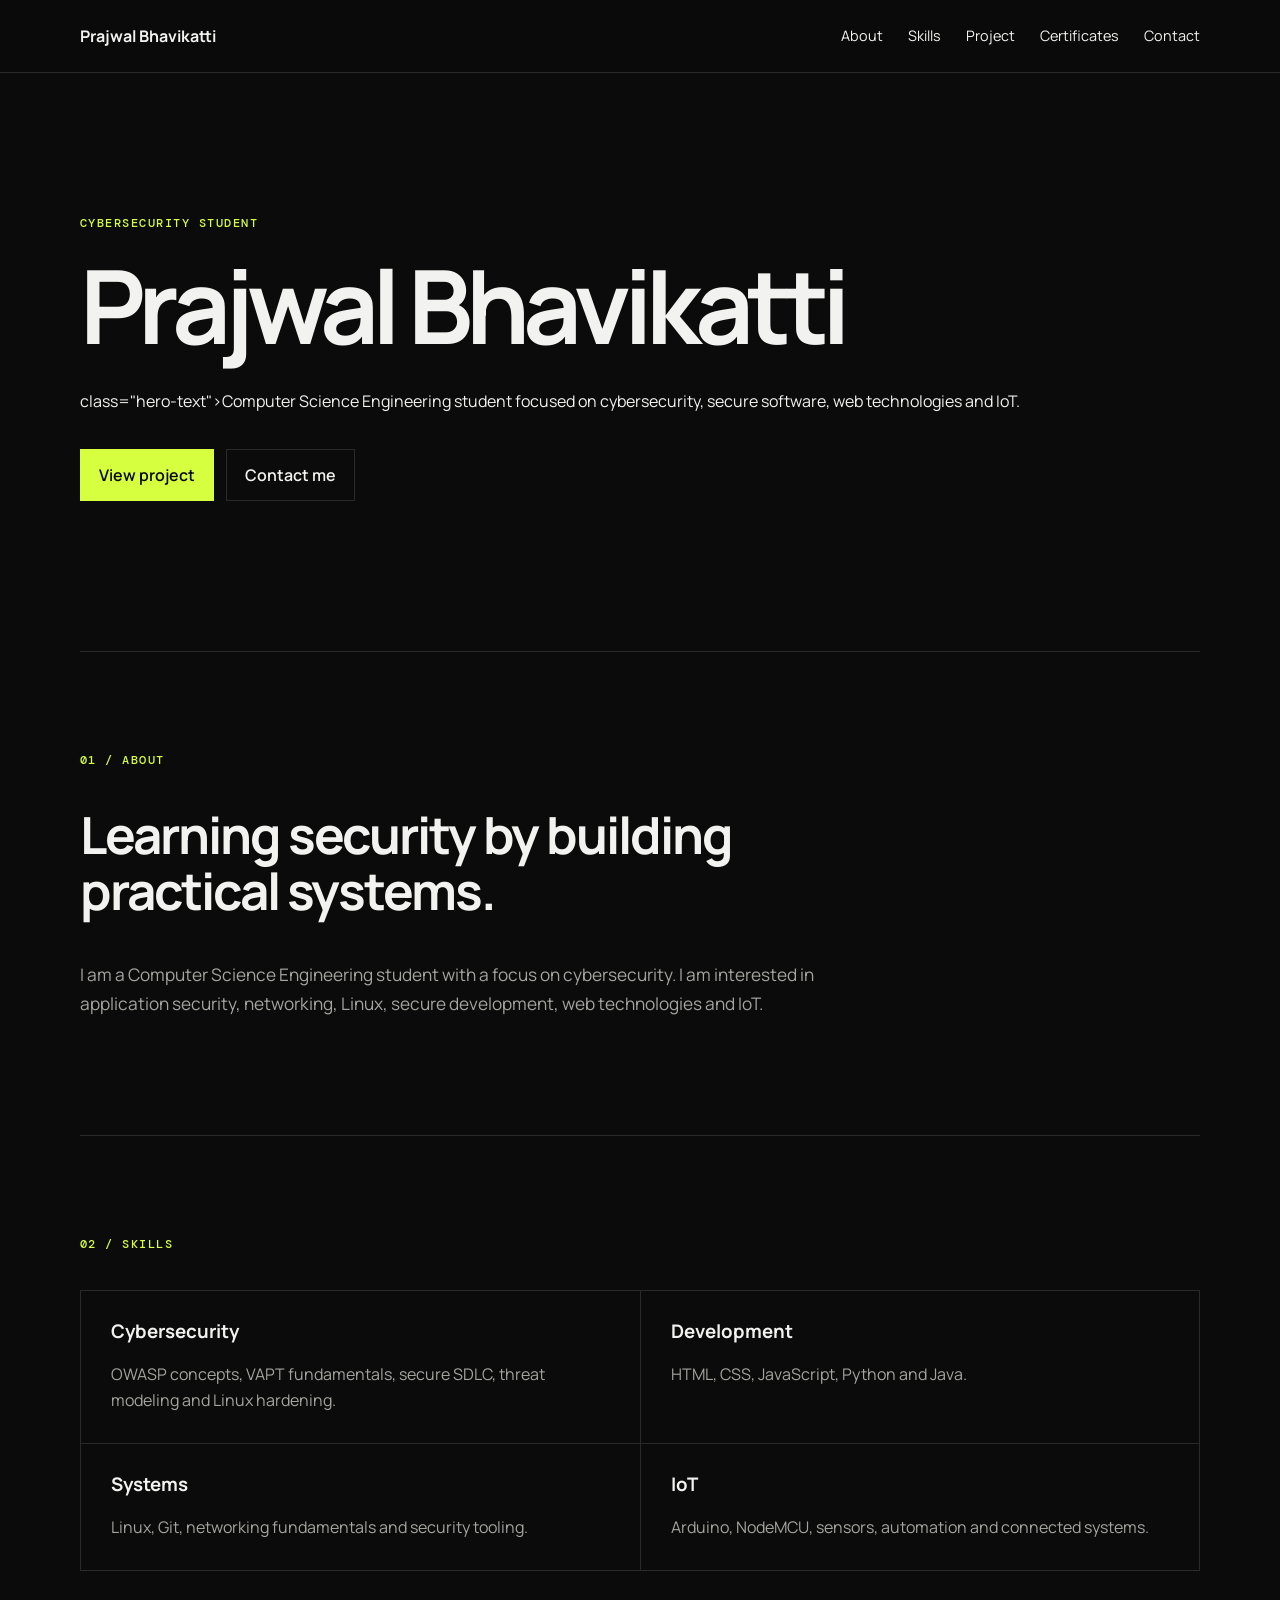
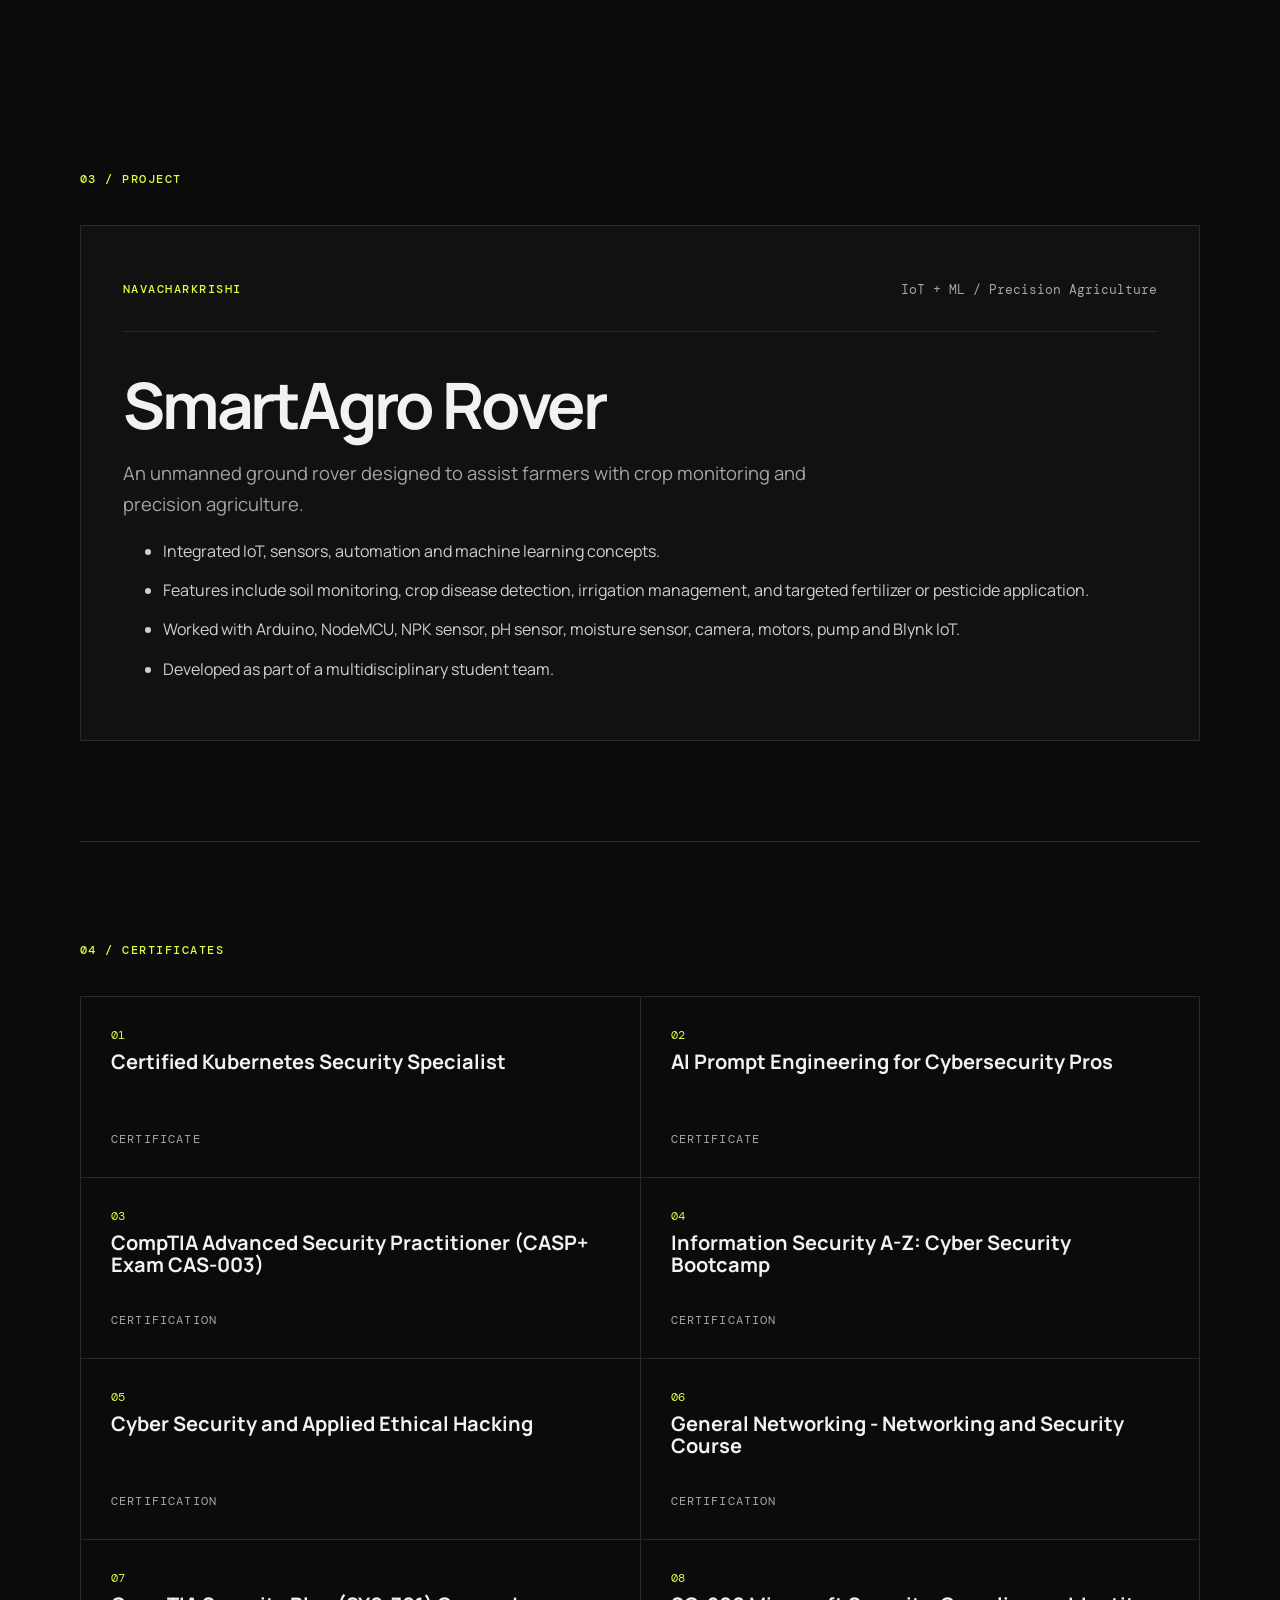
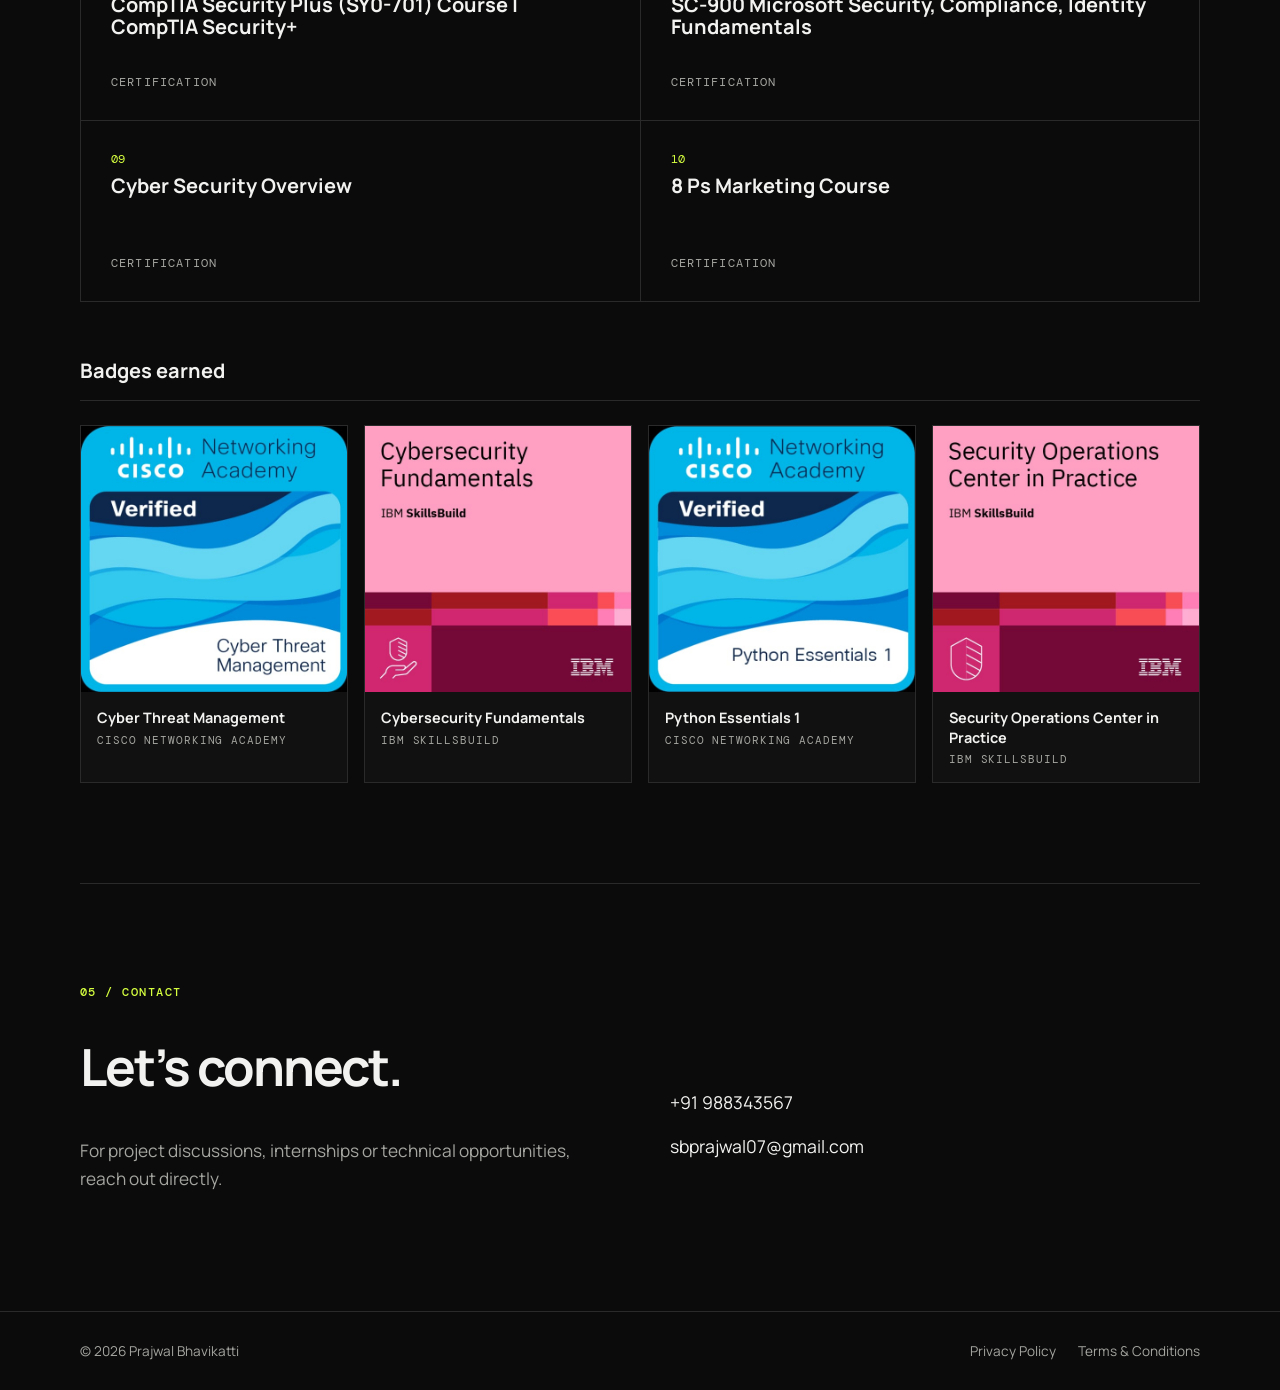
<file: index.html>
<!doctype html>
<html lang="en">
<head>
<meta charset="utf-8"><meta name="viewport" content="width=device-width,initial-scale=1">
<meta name="description" content="Prajwal Bhavikatti, Cybersecurity student portfolio.">
<meta name="theme-color" content="#0b0b0b">
<title>Prajwal Bhavikatti | Cybersecurity</title>
<link rel="icon" href="favicon.svg" type="image/svg+xml"><link rel="stylesheet" href="css/style.css">
</head>
<body>
<header class="site-header"><nav class="nav container" aria-label="Main navigation">
<a class="brand" href="#home">Prajwal Bhavikatti</a>
<button class="nav-toggle" type="button" aria-expanded="false" aria-controls="nav-links">Menu</button>
<div id="nav-links" class="nav-links"><a href="#about">About</a><a href="#skills">Skills</a><a href="#project">Project</a><a href="#certificates">Certificates</a><a href="#contact">Contact</a></div>
</nav></header>
<main>
<section id="home" class="hero container"><p class="kicker">Cybersecurity Student</p><h1>Prajwal Bhavikatti</h1><p> class="hero-text">Computer Science Engineering student focused on cybersecurity, secure software, web technologies and IoT.</p><div class="actions"><a class="button primary" href="#project">View project</a><a class="button secondary" href="#contact">Contact me</a></div></section>

<section id="about" class="section container"><div class="section-label">01 / About</div><div class="content"><h2>Learning security by building practical systems.</h2><p>I am a Computer Science Engineering student with a focus on cybersecurity. I am interested in application security, networking, Linux, secure development, web technologies and IoT.</p></div></section>

<section id="skills" class="section section-border container"><div class="section-label">02 / Skills</div><div class="skills">
<div><h3>Cybersecurity</h3><p>OWASP concepts, VAPT fundamentals, secure SDLC, threat modeling and Linux hardening.</p></div>
<div><h3>Development</h3><p>HTML, CSS, JavaScript, Python and Java.</p></div>
<div><h3>Systems</h3><p>Linux, Git, networking fundamentals and security tooling.</p></div>
<div><h3>IoT</h3><p>Arduino, NodeMCU, sensors, automation and connected systems.</p></div>
</div></section>

<section id="project" class="section container"><div class="section-label">03 / Project</div><article class="project-card">
<div class="project-top"><p class="kicker">NAVACHARKRISHI</p><p class="project-type">IoT + ML / Precision Agriculture</p></div>
<h2>SmartAgro Rover</h2><p class="project-intro">An unmanned ground rover designed to assist farmers with crop monitoring and precision agriculture.</p>
<ul><li>Integrated IoT, sensors, automation and machine learning concepts.</li><li>Features include soil monitoring, crop disease detection, irrigation management, and targeted fertilizer or pesticide application.</li><li>Worked with Arduino, NodeMCU, NPK sensor, pH sensor, moisture sensor, camera, motors, pump and Blynk IoT.</li><li>Developed as part of a multidisciplinary student team.</li></ul>
</article></section>

<section id="certificates" class="section section-border container"><div class="section-label">04 / Certificates</div>
<div class="certificates"><article class="certificate"><div><p class="certificate-number">01</p><h3>Certified Kubernetes Security Specialist</h3></div><p>Certificate</p></article>
<article class="certificate"><div><p class="certificate-number">02</p><h3>AI Prompt Engineering for Cybersecurity Pros</h3></div><p>Certificate</p></article>
<article class="certificate"><div><p class="certificate-number">03</p><h3>CompTIA Advanced Security Practitioner (CASP+ Exam CAS-003)</h3></div><p>Certification</p></article>
<article class="certificate"><div><p class="certificate-number">04</p><h3>Information Security A-Z: Cyber Security Bootcamp</h3></div><p>Certification</p></article>
<article class="certificate"><div><p class="certificate-number">05</p><h3>Cyber Security and Applied Ethical Hacking</h3></div><p>Certification</p></article>
<article class="certificate"><div><p class="certificate-number">06</p><h3>General Networking - Networking and Security Course</h3></div><p>Certification</p></article>
<article class="certificate"><div><p class="certificate-number">07</p><h3>CompTIA Security Plus (SY0-701) Course | CompTIA Security+</h3></div><p>Certification</p></article>
<article class="certificate"><div><p class="certificate-number">08</p><h3>SC-900 Microsoft Security, Compliance, Identity Fundamentals</h3></div><p>Certification</p></article>
<article class="certificate"><div><p class="certificate-number">09</p><h3>Cyber Security Overview</h3></div><p>Certification</p></article>
<article class="certificate"><div><p class="certificate-number">10</p><h3>8 Ps Marketing Course</h3></div><p>Certification</p></article></div>
<div class="certificate-heading"><h3>Badges earned</h3><p><!--Uploaded certificate images currently available for this portfolio.--></p></div>
<div class="certificate-gallery"><figure class="certificate-image"><img src="certificates/cyber-threat-management.jpeg" alt="Cyber Threat Management certificate from Cisco Networking Academy" loading="lazy"><figcaption><strong>Cyber Threat Management</strong><span>Cisco Networking Academy</span></figcaption></figure>
<figure class="certificate-image"><img src="certificates/cybersecurity-fundamentals.jpeg" alt="Cybersecurity Fundamentals certificate from IBM SkillsBuild" loading="lazy"><figcaption><strong>Cybersecurity Fundamentals</strong><span>IBM SkillsBuild</span></figcaption></figure>
<figure class="certificate-image"><img src="certificates/python-essentials-1.jpeg" alt="Python Essentials 1 certificate from Cisco Networking Academy" loading="lazy"><figcaption><strong>Python Essentials 1</strong><span>Cisco Networking Academy</span></figcaption></figure>
<figure class="certificate-image"><img src="certificates/security-operations-center.jpeg" alt="Security Operations Center in Practice certificate from IBM SkillsBuild" loading="lazy"><figcaption><strong>Security Operations Center in Practice</strong><span>IBM SkillsBuild</span></figcaption></figure></div>
</section>

<section id="contact" class="section section-border container"><div class="section-label">05 / Contact</div><div class="contact"><div><h2>Let’s connect.</h2><p>For project discussions, internships or technical opportunities, reach out directly.</p></div><div class="contact-details"><a href="tel:+91988343567">+91 988343567</a><a href="mailto:sbprajwal07@gmail.com">sbprajwal07@gmail.com</a></div></div></section>
</main>
<footer class="footer"><div class="container footer-inner"><span>© <span id="year"></span> Prajwal Bhavikatti</span><div><a href="privacy.html">Privacy Policy</a><a href="terms.html">Terms &amp; Conditions</a></div></div></footer>
<script src="js/script.js"></script>
</body></html>
</file>
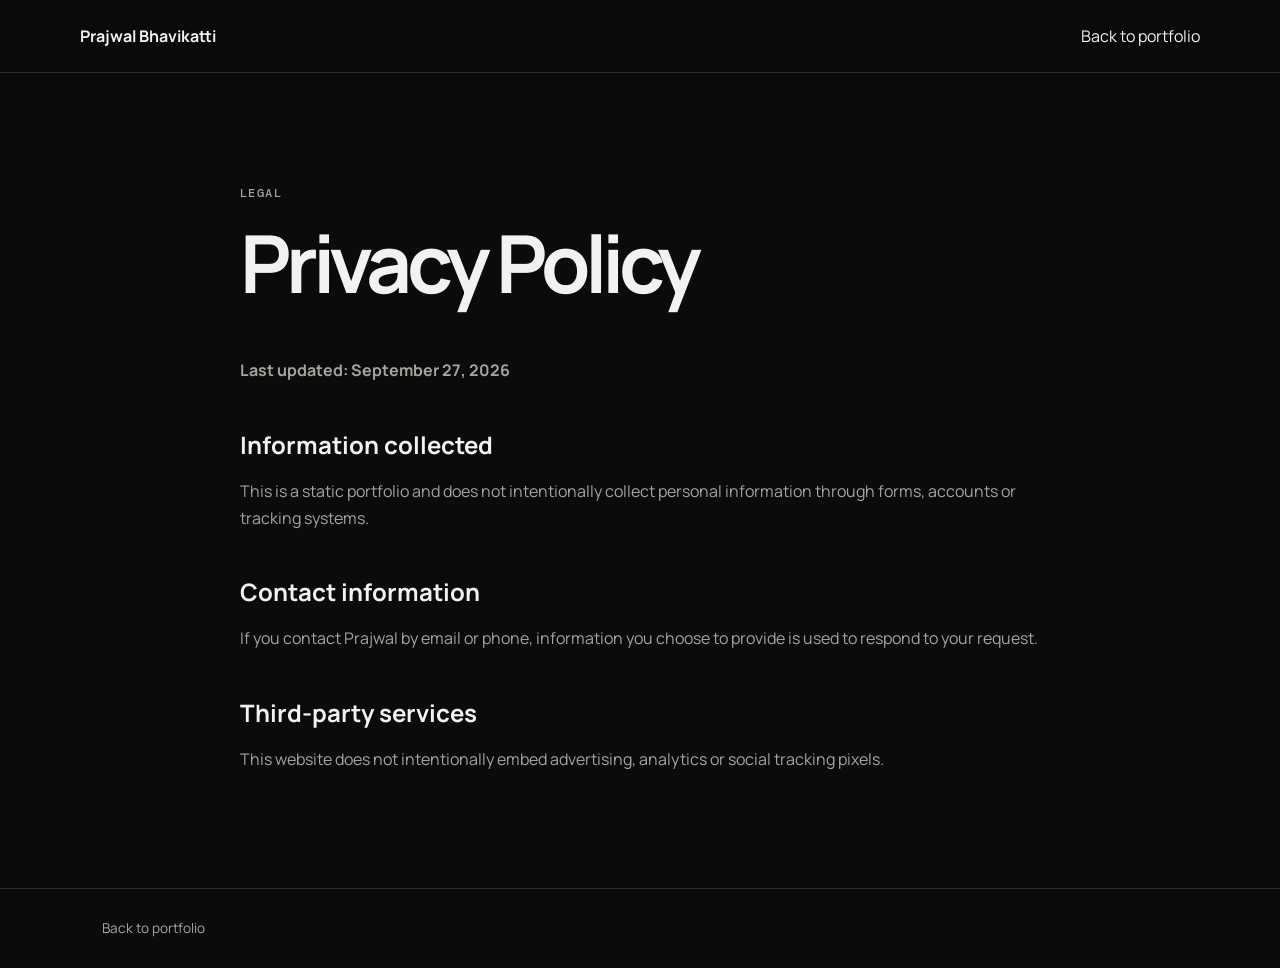
<file: privacy.html>
<!doctype html><html lang="en"><head><meta charset="utf-8"><meta name="viewport" content="width=device-width,initial-scale=1"><title>Privacy Policy | Prajwal Bhavikatti</title><link rel="icon" href="favicon.svg"><link rel="stylesheet" href="css/style.css"></head><body><header class="site-header"><nav class="nav container"><a class="brand" href="index.html">Prajwal Bhavikatti</a><a href="index.html">Back to portfolio</a></nav></header><main class="legal container"><p class="kicker">Legal</p><h1>Privacy Policy</h1><p><strong>Last updated: September 27, 2026</strong></p><h2>Information collected</h2><p>This is a static portfolio and does not intentionally collect personal information through forms, accounts or tracking systems.</p><h2>Contact information</h2><p>If you contact Prajwal by email or phone, information you choose to provide is used to respond to your request.</p><h2>Third-party services</h2><p>This website does not intentionally embed advertising, analytics or social tracking pixels.</p></main><footer class="footer"><div class="container"><a href="index.html">Back to portfolio</a></div></footer></body></html>
</file>
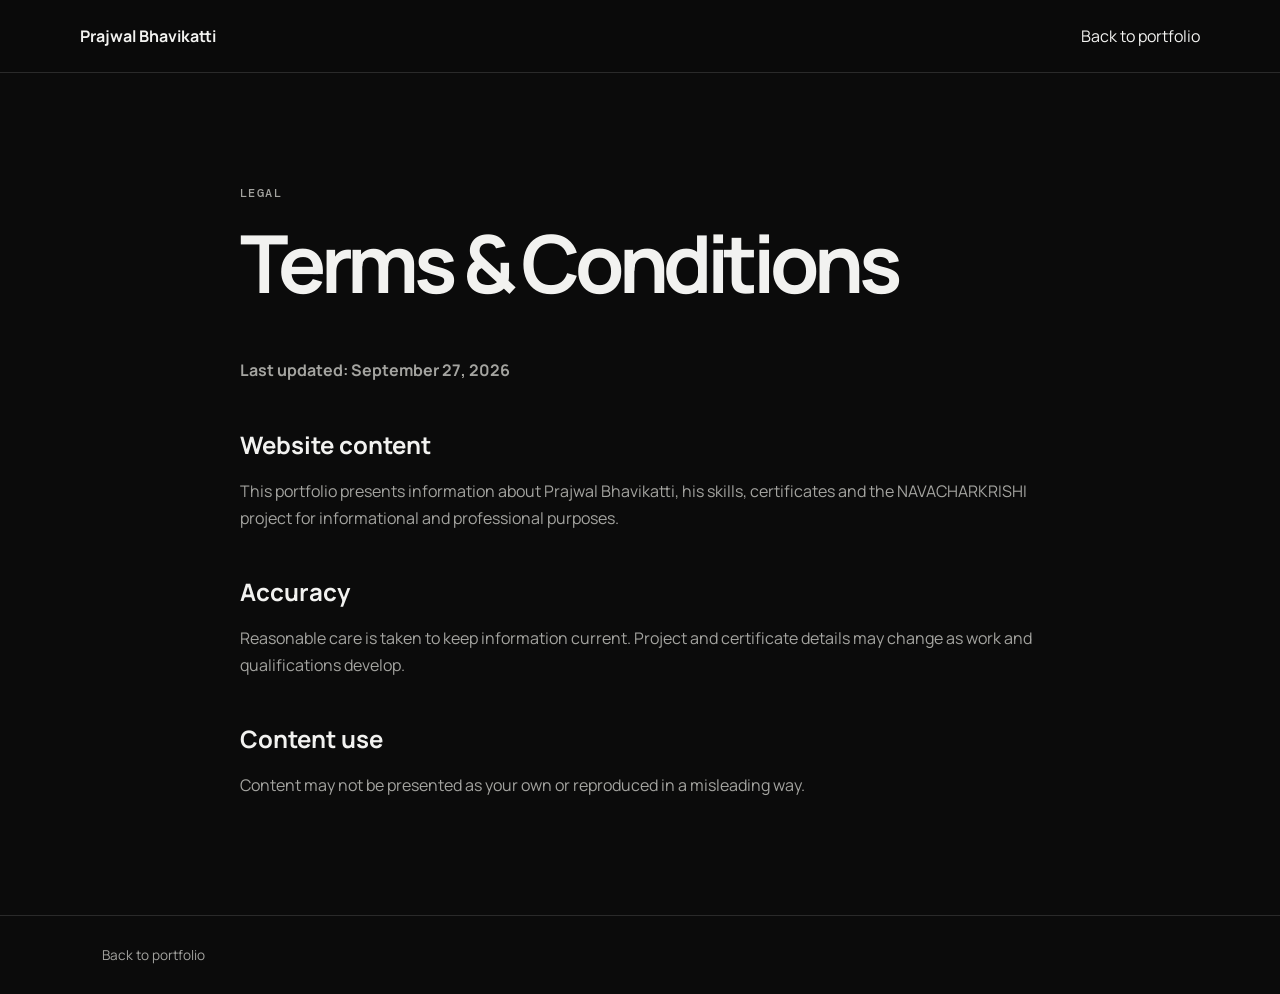
<file: terms.html>
<!doctype html><html lang="en"><head><meta charset="utf-8"><meta name="viewport" content="width=device-width,initial-scale=1"><title>Terms & Conditions | Prajwal Bhavikatti</title><link rel="icon" href="favicon.svg"><link rel="stylesheet" href="css/style.css"></head><body><header class="site-header"><nav class="nav container"><a class="brand" href="index.html">Prajwal Bhavikatti</a><a href="index.html">Back to portfolio</a></nav></header><main class="legal container"><p class="kicker">Legal</p><h1>Terms &amp; Conditions</h1><p><strong>Last updated: September 27, 2026</strong></p><h2>Website content</h2><p>This portfolio presents information about Prajwal Bhavikatti, his skills, certificates and the NAVACHARKRISHI project for informational and professional purposes.</p><h2>Accuracy</h2><p>Reasonable care is taken to keep information current. Project and certificate details may change as work and qualifications develop.</p><h2>Content use</h2><p>Content may not be presented as your own or reproduced in a misleading way.</p></main><footer class="footer"><div class="container"><a href="index.html">Back to portfolio</a></div></footer></body></html>
</file>
<file: css/style.css>
@import url('https://fonts.googleapis.com/css2?family=DM+Mono:wght@400;500&family=Manrope:wght@400;500;600;700&display=swap');
:root{--bg:#0b0b0b;--surface:#111;--text:#f2f2f0;--muted:#a4a4a0;--line:#2a2a2a;--accent:#d6ff3f;--max:1120px}
*{box-sizing:border-box}html{scroll-behavior:smooth}body{margin:0;background:var(--bg);color:var(--text);font-family:Manrope,Arial,sans-serif;line-height:1.65}a{color:inherit;text-decoration:none}a:hover{color:var(--accent)}.container{width:min(calc(100% - 40px),var(--max));margin:auto}
.site-header{border-bottom:1px solid var(--line);position:sticky;top:0;background:rgba(11,11,11,.96);z-index:10}.nav{min-height:72px;display:flex;align-items:center;justify-content:space-between;gap:30px}.brand{font-weight:700}.nav-links{display:flex;gap:25px;font-size:.9rem}.nav-toggle{display:none;background:none;border:1px solid var(--line);color:var(--text);padding:8px 12px}
.hero{padding:130px 0 150px;border-bottom:1px solid var(--line)}.kicker,.section-label{font:500 .78rem 'DM Mono',monospace;text-transform:uppercase;letter-spacing:.12em;color:var(--accent)}h1,h2,h3{line-height:1.1;margin-top:0}h1{font-size:clamp(3.2rem,8vw,7rem);letter-spacing:-.065em;max-width:950px;margin:18px 0 26px}.hero-text{max-width:700px;color:var(--muted);font-size:1.15rem}.actions{display:flex;gap:12px;margin-top:34px}.button{display:inline-block;padding:12px 18px;border:1px solid var(--line);font-weight:600}.button.primary{background:var(--accent);color:#090909;border-color:var(--accent)}
.section{padding:100px 0}.section-border{border-top:1px solid var(--line)}.section-label{margin-bottom:38px}.content{max-width:820px}.content h2,.contact h2{font-size:clamp(2rem,4vw,3.4rem);letter-spacing:-.04em}.content p,.contact p{color:var(--muted);font-size:1.08rem}
.skills{display:grid;grid-template-columns:repeat(2,1fr);gap:1px;background:var(--line);border:1px solid var(--line)}.skills>div{background:var(--bg);padding:30px}.skills p{color:var(--muted);margin-bottom:0}
.project-card{border:1px solid var(--line);padding:42px;background:var(--surface)}.project-top{display:flex;justify-content:space-between;gap:20px;border-bottom:1px solid var(--line);padding-bottom:20px}.project-type{color:var(--muted);font:400 .8rem 'DM Mono',monospace}.project-card h2{font-size:clamp(2.4rem,5vw,4.4rem);letter-spacing:-.05em;margin:38px 0 18px}.project-intro{font-size:1.15rem;color:var(--muted);max-width:760px}.project-card li{margin:13px 0;color:#d0d0cc}
.certificates{display:grid;grid-template-columns:repeat(2,1fr);gap:1px;background:var(--line);border:1px solid var(--line)}.certificate{background:var(--bg);padding:30px;display:flex;justify-content:space-between;gap:30px;min-height:180px;flex-direction:column}.certificate h3{font-size:1.25rem;max-width:480px;margin:8px 0 0}.certificate>p{font:400 .72rem 'DM Mono',monospace;text-transform:uppercase;letter-spacing:.1em;color:var(--muted);margin:0}.certificate-number{font:400 .75rem 'DM Mono',monospace;color:var(--accent);margin:0}
.certificate-heading{margin:58px 0 24px;display:flex;justify-content:space-between;align-items:end;gap:30px;border-bottom:1px solid var(--line);padding-bottom:18px}.certificate-heading h3{margin:0;font-size:1.25rem}.certificate-heading p{margin:0;color:var(--muted);font-size:.9rem}.certificate-gallery{display:grid;grid-template-columns:repeat(4,1fr);gap:16px}.certificate-image{margin:0;border:1px solid var(--line);background:var(--surface)}.certificate-image img{display:block;width:100%;aspect-ratio:1/1;object-fit:cover}.certificate-image figcaption{padding:16px;display:flex;flex-direction:column;gap:5px}.certificate-image figcaption strong{font-size:.9rem;line-height:1.35}.certificate-image figcaption span{font:400 .7rem 'DM Mono',monospace;text-transform:uppercase;letter-spacing:.08em;color:var(--muted)}
.contact{display:grid;grid-template-columns:1fr 1fr;gap:60px}.contact-details{display:flex;flex-direction:column;gap:15px;justify-content:center;font-size:1.1rem}.footer{border-top:1px solid var(--line);padding:28px 0;color:var(--muted);font-size:.85rem}.footer-inner{display:flex;justify-content:space-between;gap:20px}.footer a{margin-left:22px}
.legal{max-width:800px;padding:100px 0}.legal h1{font-size:clamp(3rem,7vw,5rem);margin:18px 0 50px}.legal h2{margin-top:48px}.legal p{color:var(--muted)}
@media(max-width:900px){.certificate-gallery{grid-template-columns:repeat(2,1fr)}}@media(max-width:700px){.container{width:min(calc(100% - 28px),var(--max))}.nav-toggle{display:block}.nav-links{display:none;position:absolute;left:14px;right:14px;top:68px;background:var(--surface);border:1px solid var(--line);padding:16px;flex-direction:column;gap:16px}.nav-links.open{display:flex}.hero{padding:90px 0 100px}h1{font-size:clamp(3rem,17vw,5rem)}.section{padding:75px 0}.skills,.certificates,.contact{grid-template-columns:1fr}.project-card{padding:25px}.project-top{flex-direction:column}.certificate-heading{display:block}.certificate-heading p{margin-top:8px}.certificate-gallery{grid-template-columns:1fr 1fr}.footer-inner{flex-direction:column}.footer a{margin:0 18px 0 0}}
</file>
